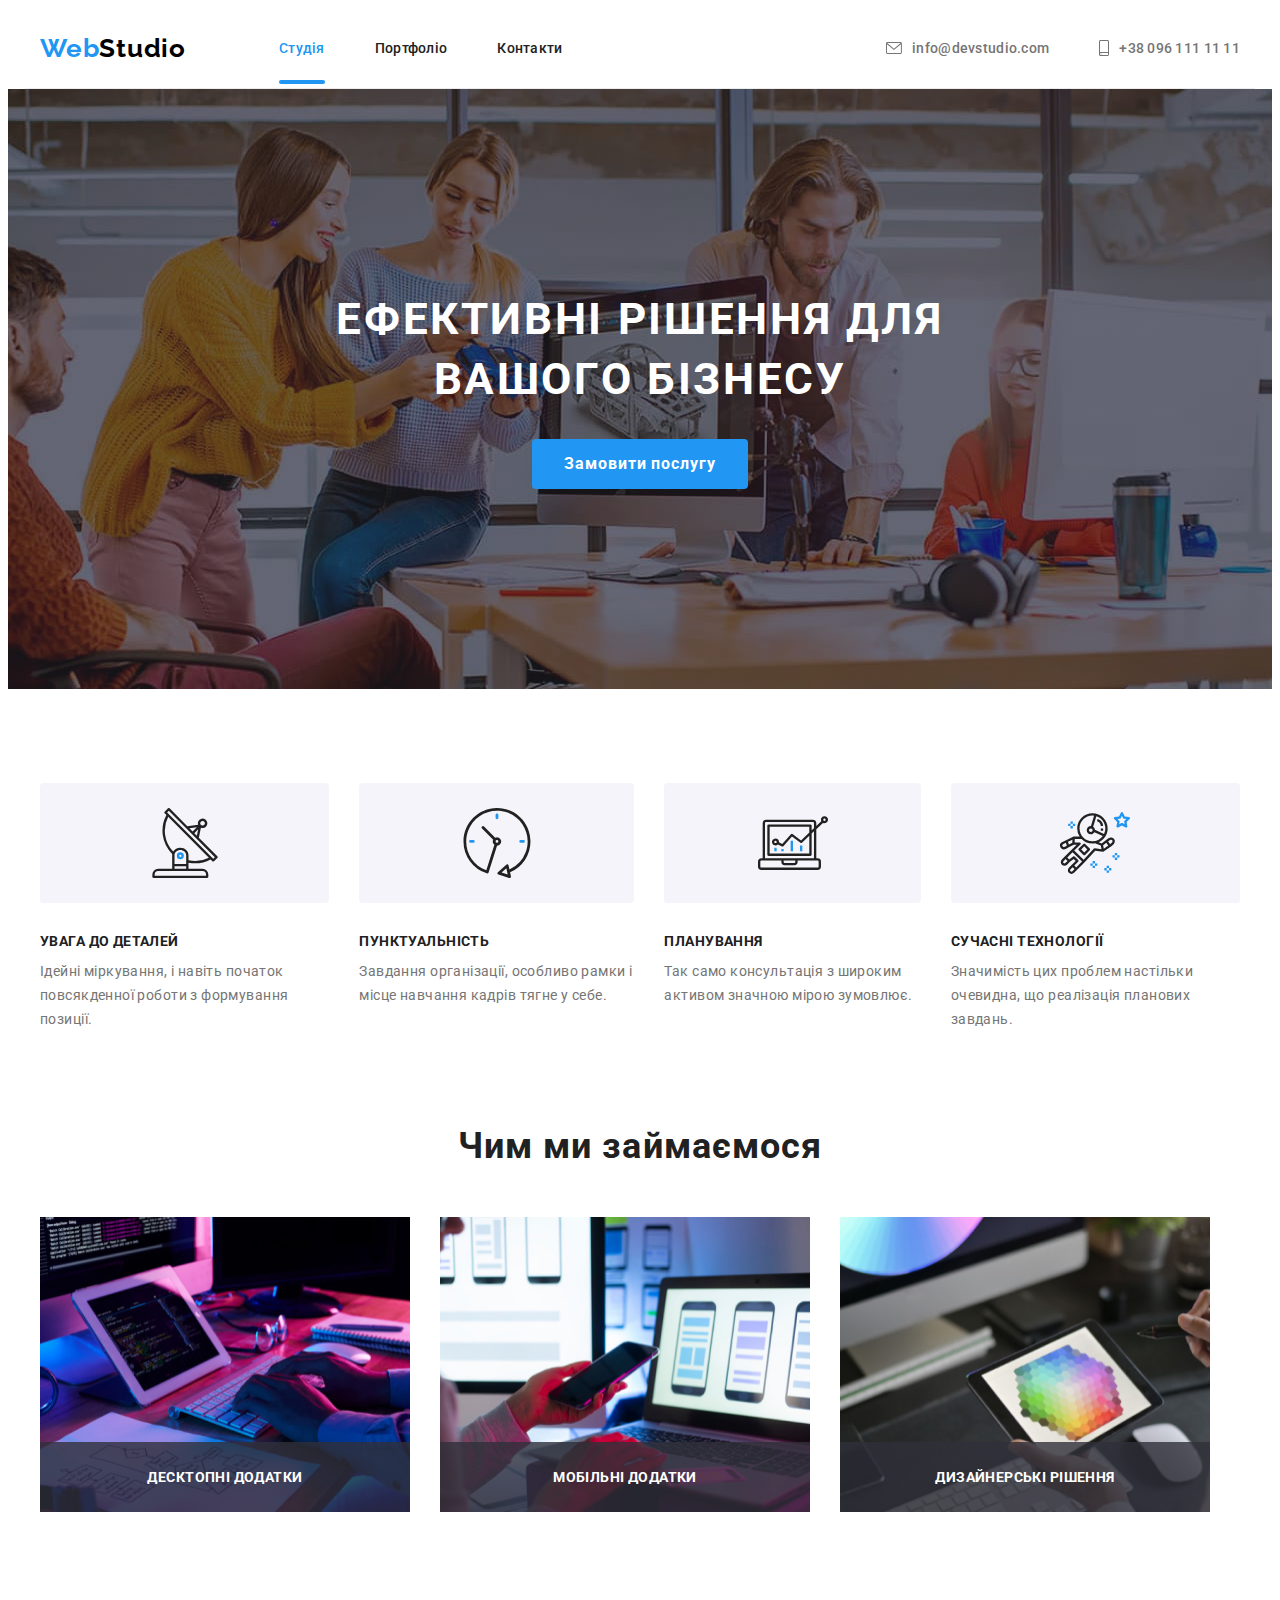
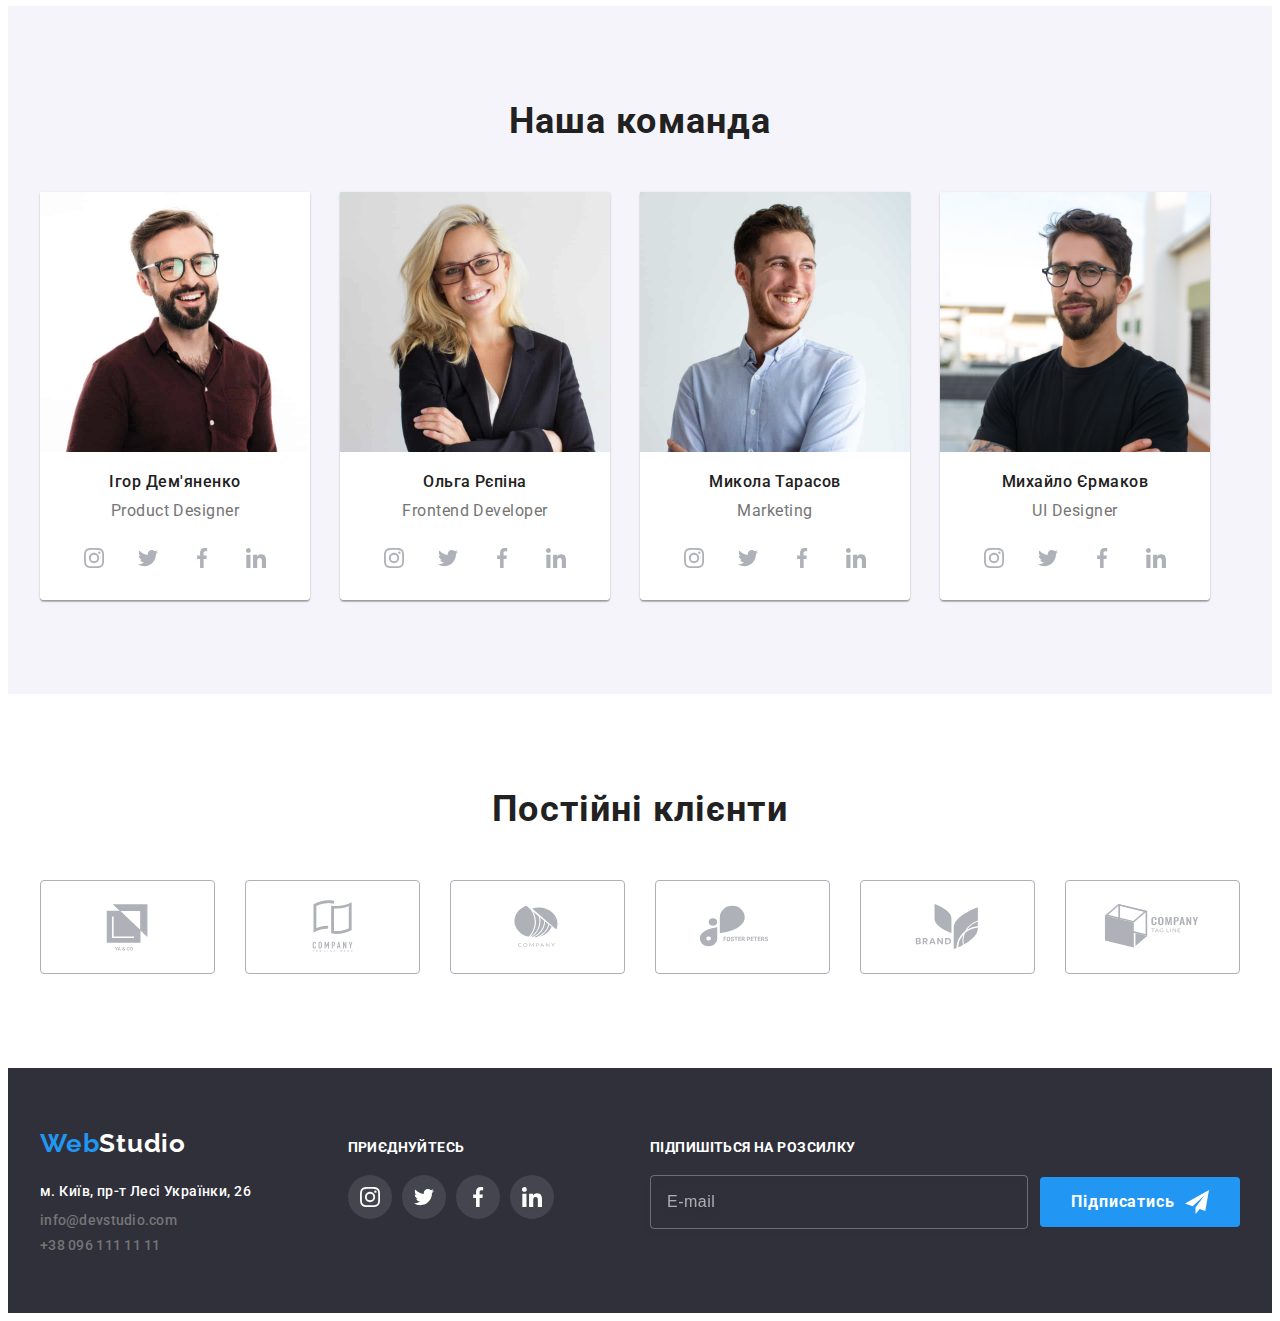
<file: index.html>
<!DOCTYPE html>
<html lang="uk">
  <head>
    <meta charset="UTF-8" />
    <meta http-equiv="X-UA-Compatible" content="IE=edge" />
    <meta name="viewport" content="width=device-width, initial-scale=1.0" />
    <title>Web Studio</title>
    <!-- Fonts -->
    <link rel="preconnect" href="https://fonts.googleapis.com" />
    <link rel="preconnect" href="https://fonts.gstatic.com" crossorigin />
    <link
      href="https://fonts.googleapis.com/css2?family=Raleway:wght@700&family=Roboto:wght@400;500;700;900&display=swap"
      rel="stylesheet"
    />
    <!-- Modern-normalize -->
    <link
      rel="stylesheet"
      href="https://cdnjs.cloudflare.com/ajax/libs/modern-normalize/1.1.0/modern-normalize.min.css"
      integrity="sha512-wpPYUAdjBVSE4KJnH1VR1HeZfpl1ub8YT/NKx4PuQ5NmX2tKuGu6U/JRp5y+Y8XG2tV+wKQpNHVUX03MfMFn9Q=="
      crossorigin="anonymous"
      referrerpolicy="no-referrer"
    />
    <!-- Custom styles -->
    <link rel="stylesheet" href="./css/styles.css" />
  </head>
  <body class="page">
    <!--Стрічка навігації-->

    <header class="header">
      <div class="container header-container">
        <a class="link header-link" href="./index.html"
          ><span class="logo-first-color">Web</span><span class="logo-second-color">Studio</span>
        </a>
        <nav class="main-nav">
          <ul class="list header-nav-list">
            <li class="list-item">
              <a class="link current" href="./index.html">Студія</a>
            </li>
            <li class="list-item">
              <a class="link" href="./portfolio.html">Портфоліо</a>
            </li>
            <li class="list-item">
              <a class="link contacts" href="./index.html">Контакти</a>
            </li>
          </ul>
        </nav>
        <ul class="list header-list">
          <li>
            <a class="address-link" href="mailto:info@devstudio.com">
              <svg class="contacts-icon" width="16" height="12">
                <use href="./imeges/icons.svg#icon-envelope"></use>
              </svg>
              info@devstudio.com</a
            >
          </li>
          <li>
            <a class="address-link" href="tel:+380961111111">
              <svg class="contacts-icon" width="10" height="16">
                <use href="./imeges/icons.svg#icon-smartphone"></use>
              </svg>
              +38 096 111 11 11</a
            >
          </li>
        </ul>
      </div>
    </header>

    <main>
      <section class="section hero">
        <div class="container">
          <h1 class="hero-title">Ефективні рішення для вашого бізнесу</h1>
          <button class="hero-btn" type="button" data-modal-open>Замовити послугу</button>
        </div>
      </section>

      <!--Переваги компанії-->

      <section class="section about">
        <div class="container">
          <h2 class="about-title">Переваги компанії</h2>
          <ul class="list container-about">
            <li class="about-item">
              <div class="about-block">
                <svg class="about-icon" width="70" height="70">
                  <use href="./imeges/icons.svg#icon-antenna"></use>
                </svg>
              </div>
              <h3 class="about-preference">Увага до деталей</h3>
              <p class="about-txt"
                >Ідейні міркування, і навіть початок повсякденної роботи з формування позиції.</p
              >
            </li>
            <li class="about-item">
              <div class="about-block">
                <svg class="about-icon" width="70" height="70">
                  <use href="./imeges/icons.svg#icon-clock"></use>
                </svg>
              </div>
              <h3 class="about-preference">Пунктуальність</h3>
              <p class="about-txt"
                >Завдання організації, особливо рамки і місце навчання кадрів тягне у себе.</p
              >
            </li>
            <li class="about-item">
              <div class="about-block">
                <svg class="about-icon" width="70" height="70">
                  <use href="./imeges/icons.svg#icon-diagram"></use>
                </svg>
              </div>
              <h3 class="about-preference">Планування</h3>
              <p class="about-txt"
                >Так само консультація з широким активом значною мірою зумовлює.</p
              >
            </li>
            <li class="about-item">
              <div class="about-block">
                <svg class="about-icon" width="70" height="70">
                  <use href="./imeges/icons.svg#icon-astronaut"></use>
                </svg>
              </div>
              <h3 class="about-preference">Сучасні технології</h3>
              <p class="about-txt"
                >Значимість цих проблем настільки очевидна, що реалізація планових завдань.</p
              >
            </li>
          </ul>
        </div>
      </section>

      <!--Діяльність компанії-->

      <section class="section activity">
        <div class="container">
          <h2 class="activity-title">Чим ми займаємося</h2>
          <ul class="list container-activity">
            <li class="activity-item">
              <div class="act-thumb">
                <img
                  class="activity-img"
                  src="./imeges/company-activity/img.jpg"
                  alt="image-programer"
                  width="370"
                  height="295"
                />
                <div class="act-img-bloc">
                  <p class="act-img-title">Десктопні додатки</p>
                </div>
              </div>
            </li>
            <li class="activity-item">
              <div class="act-thumb">
                <img
                  class="activity-img"
                  src="./imeges/company-activity/img2.jpg"
                  alt="developing-application"
                  width="370"
                  height="295"
                />
                <div class="act-img-bloc">
                  <p class="act-img-title">Мобільні додатки</p>
                </div>
              </div>
            </li>
            <li class="activity-item">
              <div class="act-thumb">
                <img
                  class="activity-img"
                  src="./imeges/company-activity/img3.jpg"
                  alt="web-design"
                  width="370"
                  height="295"
                />
                <div class="act-img-bloc">
                  <p class="act-img-title">Дизайнерські рішення</p>
                </div>
              </div>
            </li>
          </ul>
        </div>
      </section>

      <!--Наша команда-->

      <section class="section team">
        <div class="container">
          <h2 class="team-title">Наша команда</h2>
          <ul class="list container-team">
            <li class="team-item">
              <img
                class="team-img"
                src="./imeges/our_team/img21.jpg"
                alt="igor_demjanenco"
                width="270"
                height="260"
              />
              <div class="team-card">
                <h3 class="team-expert">Ігор Дем'яненко</h3>
                <p class="team-profil">Product Designer</p>
                <ul class="social-list list">
                  <li class="social-item">
                    <a
                      class="social-link link"
                      href="https://www.instagram.com"
                      target="_blank"
                      rel="noopener noreferrer"
                      aria-label="Instagram"
                    >
                      <svg class="social-icon" width="20" height="20">
                        <use href="./imeges/icons.svg#icon-instagram"></use>
                      </svg>
                    </a>
                  </li>
                  <li class="social-item">
                    <a
                      class="social-link link"
                      href="https://twitter.com/"
                      target="_blank"
                      rel="noopener noreferrer"
                      aria-label="Instagram"
                    >
                      <svg class="social-icon" width="20" height="20">
                        <use href="./imeges/icons.svg#icon-twitter"></use>
                      </svg>
                    </a>
                  </li>
                  <li class="social-item">
                    <a
                      class="social-link link"
                      href="https://facebook.com/"
                      target="_blank"
                      rel="noopener noreferrer"
                      aria-label="Instagram"
                    >
                      <svg class="social-icon" width="20" height="20">
                        <use href="./imeges/icons.svg#icon-facebook"></use>
                      </svg>
                    </a>
                  </li>
                  <li class="social-item">
                    <a
                      class="social-link link"
                      href="https://www.linkedin.com"
                      target="_blank"
                      rel="noopener noreferrer"
                      aria-label="Instagram"
                    >
                      <svg class="social-icon" width="20" height="20">
                        <use href="./imeges/icons.svg#icon-linkedin"></use>
                      </svg>
                    </a>
                  </li>
                </ul>
              </div>
            </li>
            <li class="team-item">
              <img
                class="team-img"
                src="./imeges/our_team/img22.jpg"
                alt="olga_repina"
                width="270"
                height="260"
              />
              <div class="team-card">
                <h3 class="team-expert">Ольга Рєпіна</h3>
                <p class="team-profil">Frontend Developer</p>
                <ul class="social-list list">
                  <li class="social-item">
                    <a
                      class="social-link link"
                      href="https://www.instagram.com"
                      target="_blank"
                      rel="noopener noreferrer"
                      aria-label="Instagram"
                    >
                      <svg class="social-icon" width="20" height="20">
                        <use href="./imeges/icons.svg#icon-instagram"></use>
                      </svg>
                    </a>
                  </li>
                  <li class="social-item">
                    <a
                      class="social-link link"
                      href="https://twitter.com/"
                      target="_blank"
                      rel="noopener noreferrer"
                      aria-label="Instagram"
                    >
                      <svg class="social-icon" width="20" height="20">
                        <use href="./imeges/icons.svg#icon-twitter"></use>
                      </svg>
                    </a>
                  </li>
                  <li class="social-item">
                    <a
                      class="social-link link"
                      href="https://facebook.com/"
                      target="_blank"
                      rel="noopener noreferrer"
                      aria-label="Instagram"
                    >
                      <svg class="social-icon" width="20" height="20">
                        <use href="./imeges/icons.svg#icon-facebook"></use>
                      </svg>
                    </a>
                  </li>
                  <li class="social-item">
                    <a
                      class="social-link link"
                      href="https://www.linkedin.com"
                      target="_blank"
                      rel="noopener noreferrer"
                      aria-label="Instagram"
                    >
                      <svg class="social-icon" width="20" height="20">
                        <use href="./imeges/icons.svg#icon-linkedin"></use>
                      </svg>
                    </a>
                  </li>
                </ul>
              </div>
            </li>
            <li class="team-item">
              <img
                class="team-img"
                src="./imeges/our_team/img23.jpg"
                alt="mykola_tarasov"
                width="270"
                height="260"
              />
              <div class="team-card">
                <h3 class="team-expert">Микола Тарасов</h3>
                <p class="team-profil">Marketing</p>
                <ul class="social-list list">
                  <li class="social-item">
                    <a
                      class="social-link link"
                      href="https://www.instagram.com"
                      target="_blank"
                      rel="noopener noreferrer"
                      aria-label="Instagram"
                    >
                      <svg class="social-icon" width="20" height="20">
                        <use href="./imeges/icons.svg#icon-instagram"></use>
                      </svg>
                    </a>
                  </li>
                  <li class="social-item">
                    <a
                      class="social-link link"
                      href="https://twitter.com/"
                      target="_blank"
                      rel="noopener noreferrer"
                      aria-label="Instagram"
                    >
                      <svg class="social-icon" width="20" height="20">
                        <use href="./imeges/icons.svg#icon-twitter"></use>
                      </svg>
                    </a>
                  </li>
                  <li class="social-item">
                    <a
                      class="social-link link"
                      href="https://facebook.com/"
                      target="_blank"
                      rel="noopener noreferrer"
                      aria-label="Instagram"
                    >
                      <svg class="social-icon" width="20" height="20">
                        <use href="./imeges/icons.svg#icon-facebook"></use>
                      </svg>
                    </a>
                  </li>
                  <li class="social-item">
                    <a
                      class="social-link link"
                      href="https://www.linkedin.com"
                      target="_blank"
                      rel="noopener noreferrer"
                      aria-label="Instagram"
                    >
                      <svg class="social-icon" width="20" height="20">
                        <use href="./imeges/icons.svg#icon-linkedin"></use>
                      </svg>
                    </a>
                  </li>
                </ul>
              </div>
            </li>
            <li class="team-item">
              <img
                class="team-img"
                src="./imeges/our_team/img24.jpg"
                alt="mykhailo_ermakov"
                width="270"
                height="260"
              />
              <div class="team-card">
                <h3 class="team-expert">Михайло Єрмаков</h3>
                <p class="team-profil">UI Designer</p>
                <ul class="social-list list">
                  <li class="social-item">
                    <a
                      class="social-link link"
                      href="https://www.instagram.com"
                      target="_blank"
                      rel="noopener noreferrer"
                      aria-label="Instagram"
                    >
                      <svg class="social-icon" width="20" height="20">
                        <use href="./imeges/icons.svg#icon-instagram"></use>
                      </svg>
                    </a>
                  </li>
                  <li class="social-item">
                    <a
                      class="social-link link"
                      href="https://twitter.com/"
                      target="_blank"
                      rel="noopener noreferrer"
                      aria-label="Instagram"
                    >
                      <svg class="social-icon" width="20" height="20">
                        <use href="./imeges/icons.svg#icon-twitter"></use>
                      </svg>
                    </a>
                  </li>
                  <li class="social-item">
                    <a
                      class="social-link link"
                      href="https://facebook.com/"
                      target="_blank"
                      rel="noopener noreferrer"
                      aria-label="Instagram"
                    >
                      <svg class="social-icon" width="20" height="20">
                        <use href="./imeges/icons.svg#icon-facebook"></use>
                      </svg>
                    </a>
                  </li>
                  <li class="social-item">
                    <a
                      class="social-link link"
                      href="https://www.linkedin.com"
                      target="_blank"
                      rel="noopener noreferrer"
                      aria-label="Instagram"
                    >
                      <svg class="social-icon" width="20" height="20">
                        <use href="./imeges/icons.svg#icon-linkedin"></use>
                      </svg>
                    </a>
                  </li>
                </ul>
              </div>
            </li>
          </ul>
        </div>
      </section>

      <!--Клієнти компанії-->
      <section class="section client">
        <div class="container">
          <h2 class="client-title">Постійні клієнти</h2>
          <ul class="list clients-list">
            <li class="client-item">
              <a class="link client-link" href="">
                <svg class="client-icon" width="106" height="60">
                  <use href="./imeges/icons.svg#icon-Logo"></use>
                </svg>
              </a>
            </li>
            <li class="client-item">
              <a class="link client-link" href="">
                <svg class="client-icon" width="106" height="60">
                  <use href="./imeges/icons.svg#icon-Logo-1"></use>
                </svg>
              </a>
            </li>
            <li class="client-item">
              <a class="link client-link" href="">
                <svg class="client-icon" width="106" height="60">
                  <use href="./imeges/icons.svg#icon-Logo-2"></use>
                </svg>
              </a>
            </li>
            <li class="client-item">
              <a class="link client-link" href="">
                <svg class="client-icon" width="106" height="60">
                  <use href="./imeges/icons.svg#icon-Logo-3"></use>
                </svg>
              </a>
            </li>
            <li class="client-item">
              <a class="link client-link" href="">
                <svg class="client-icon" width="106" height="60">
                  <use href="./imeges/icons.svg#icon-Logo-4"></use>
                </svg>
              </a>
            </li>
            <li class="client-item">
              <a class="link client-link" href="">
                <svg class="client-icon" width="106" height="60">
                  <use href="./imeges/icons.svg#icon-Logo-5"></use>
                </svg>
              </a>
            </li>
          </ul>
        </div>
      </section>
    </main>

    <!--Нижній блок-->

    <footer class="footer">
      <div class="container footer-info">
        <div class="first-column">
          <a class="link" href="./index.html"
            ><span class="logo-first-color">Web</span
            ><span class="logo-sec-col-footer">Studio</span></a
          >
          <address class="container-address" style="font-style: normal">
            <ul class="list">
              <li class="address-link">
                <a
                  class="link address"
                  href="https://goo.gl/maps/CPtrU1FHBa2aNyZL9"
                  target="_blank"
                  rel="noopener noreferrer"
                  >м. Київ, пр-т Лесі Українки, 26</a
                >
              </li>
              <li class="address-item">
                <a class="address-link" href="mailto:info@devstudio.com">info@devstudio.com</a>
              </li>
              <li class="address-item">
                <a class="address-link" href="tel:+380961111111">+38 096 111 11 11</a>
              </li>
            </ul>
          </address>
        </div>
        <div class="social-icons-footer">
          <p class="under-social-icons">Приєднуйтесь</p>
          <ul class="ft-social-list list">
            <li class="ft-social-item">
              <a
                class="ft-social-link link"
                href="https://www.instagram.com"
                target="_blank"
                rel="noopener noreferrer"
                aria-label="Instagram"
              >
                <svg class="ft-social-icon" width="20" height="20">
                  <use href="./imeges/icons.svg#icon-instagram"></use>
                </svg>
              </a>
            </li>
            <li class="social-item">
              <a
                class="ft-social-link link"
                href="https://twitter.com/"
                target="_blank"
                rel="noopener noreferrer"
                aria-label="Instagram"
              >
                <svg class="ft-social-icon" width="20" height="20">
                  <use href="./imeges/icons.svg#icon-twitter"></use>
                </svg>
              </a>
            </li>
            <li class="social-item">
              <a
                class="ft-social-link link"
                href="https://facebook.com/"
                target="_blank"
                rel="noopener noreferrer"
                aria-label="Instagram"
              >
                <svg class="ft-social-icon" width="20" height="20">
                  <use href="./imeges/icons.svg#icon-facebook"></use>
                </svg>
              </a>
            </li>
            <li class="social-item">
              <a
                class="ft-social-link link"
                href="https://www.linkedin.com"
                target="_blank"
                rel="noopener noreferrer"
                aria-label="Instagram"
              >
                <svg class="ft-social-icon" width="20" height="20">
                  <use href="./imeges/icons.svg#icon-linkedin"></use>
                </svg>
              </a>
            </li>
          </ul>
        </div>
        <div>
           <p class="ft-email-title">Підпишіться на розсилку</p>
          <div class="email-form-ft">
            <label class="ft-form-email">
              <input class="ft-email" type="email" name="user-mail" required placeholder="E-mail" />
            </label>
            <button class="ft-btn-send" type="submit">
              Підписатись
              <svg class="ft-send-icon" width="24" height="24">
                <use href="./imeges/icons.svg#icon-send"></use>
              </svg>
            </button>
          </div>
        </div>
      </div>
    </footer>

    <!--Modal window-->
    <div class="beckdrop is-hidden" data-modal>
      <div class="modal">
        <button class="modal-btn" type="button" data-modal-close>
          <svg class="icon-close" width="18" height="18">
            <use href="./imeges/icons.svg#icon-close"></use>
          </svg>
        </button>
        <strong class="register-form-title">Залиште свої дані, ми вам передзвонимо</strong>
        <form class="register-form" name="register-form">
          <div class="register-form-group" role="group">
            <label class="register-form-field">
              <span class="register-form-label">Ім'я</span>
              <input
                class="register-form-input"
                type="text"
                name="user-name"
                required
                minlength="3"
                placeholder="&nbsp;"
              />
              <svg class="register-form-icon" width="18" height="18">
                <use href="./imeges/icons.svg#icon-person-form"></use>
              </svg>
            </label>

            <label class="register-form-field">
              <span class="register-form-label">Телефон</span>
              <input
                class="register-form-input"
                type="text"
                name="user-phone"
                required
                minlength="12"
                maxlength="12"
                placeholder="&nbsp;"
              />
              <svg class="register-form-icon" width="18" height="18">
                <use href="./imeges/icons.svg#icon-phone-form"></use>
              </svg>
            </label>

            <label class="register-form-field">
              <span class="register-form-label">Пошта</span>
              <input
                class="register-form-input"
                type="email"
                name="user-mail"
                required
                placeholder="&nbsp;"
              />
              <svg class="register-form-icon" width="18" height="18">
                <use href="./imeges/icons.svg#icon-email-form"></use>
              </svg>
            </label>

            <label class="register-form-field">
              <span class="register-form-label">Коментар</span>
              <textarea
                class="register-form-message"
                name="user-message"
                rows="5"
                placeholder="Введіть текст"
              ></textarea>
            </label>
          </div>

          <label class="register-form-agreement">
            <input
              class="register-form-checkbox visually-hidden"
              type="checkbox"
              name="user-agreement"
            />
            <svg class="register-form-icons" width="16" height="15">
              <use class="icon-checked" href="./imeges/icons.svg#icon-check-on"></use>
              <use class="icon-unchecked" href="./imeges/icons.svg#icon-check-off"></use>
            </svg>
            <span class="register-form-desc">
              Погоджуюся з розсилкою та приймаю
              <a class="register-form-link" href="" target="_blank">Умови договору</a>
            </span>
          </label>

          <button class="register-form-btn btn" type="submit">Відправити</button>
        </form>
      </div>
    </div>
    <script src="./js/modal.js"></script>
  </body>
</html>
</file>
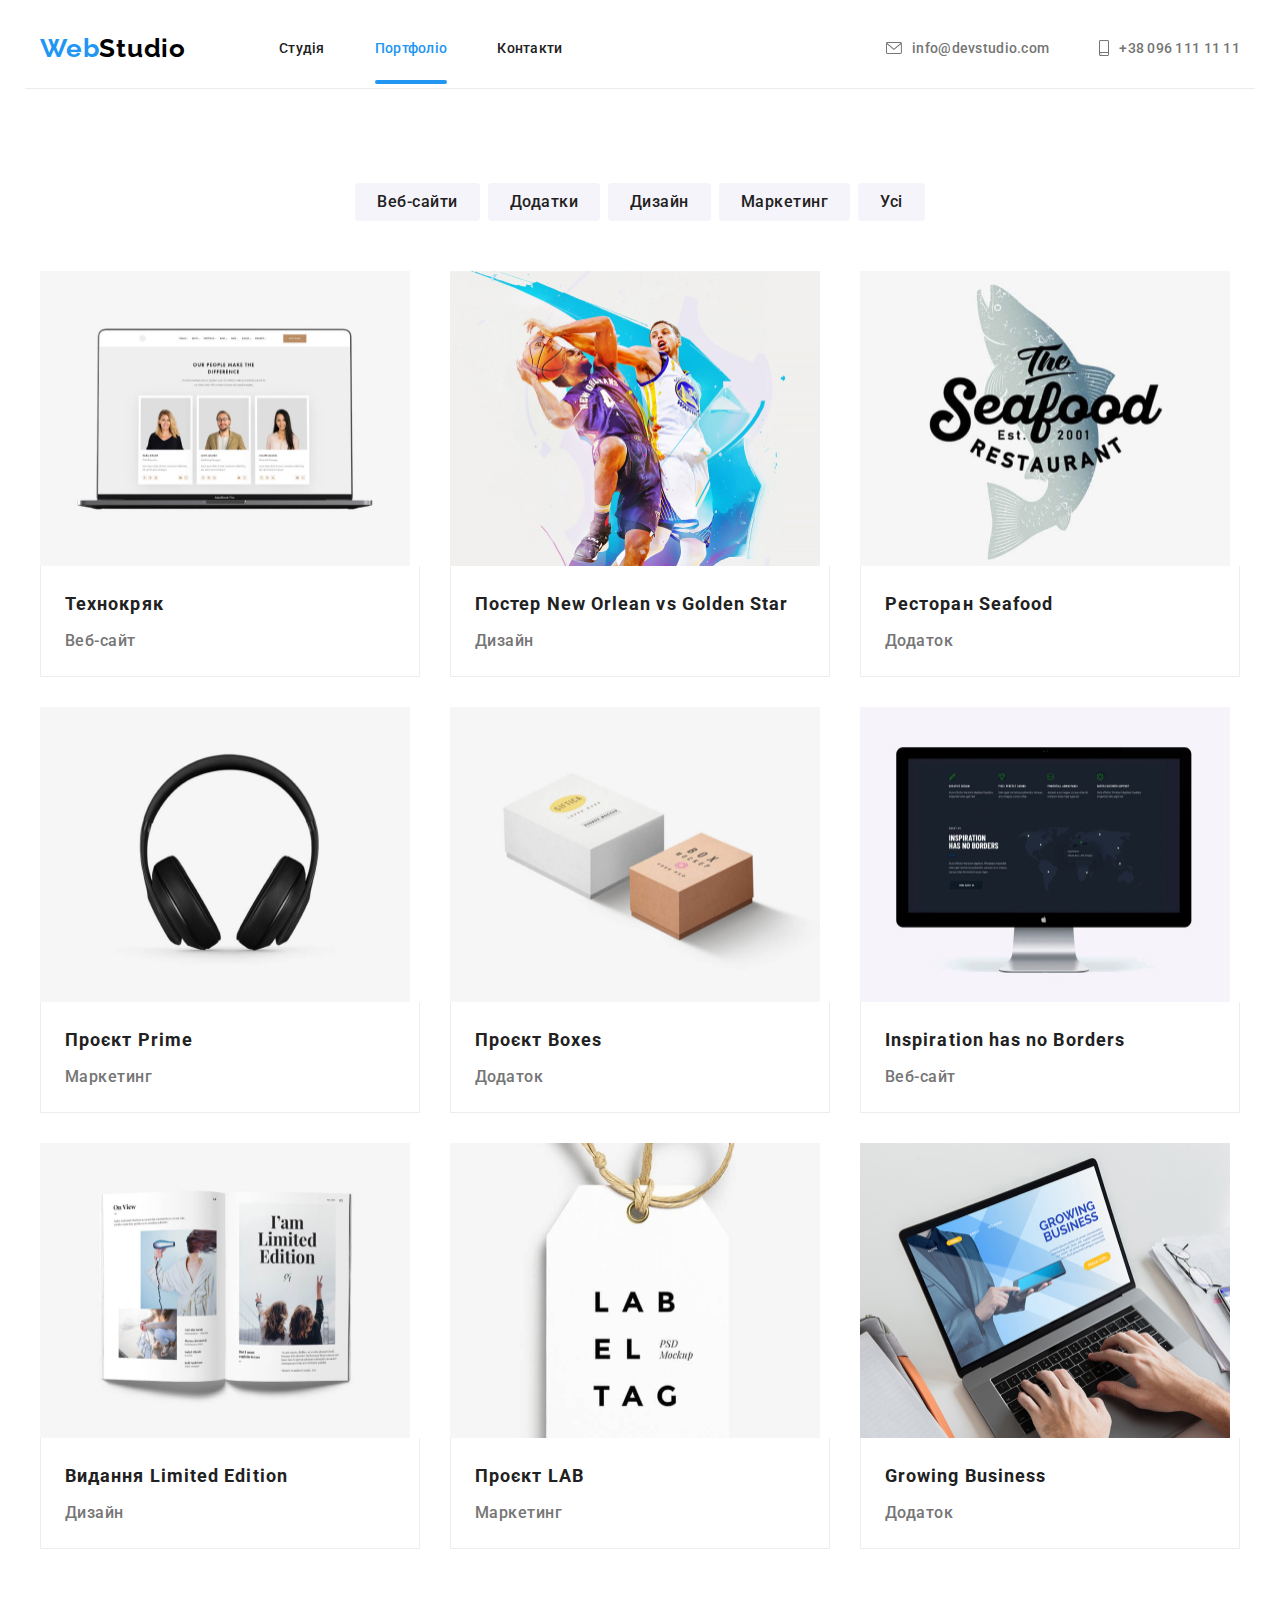
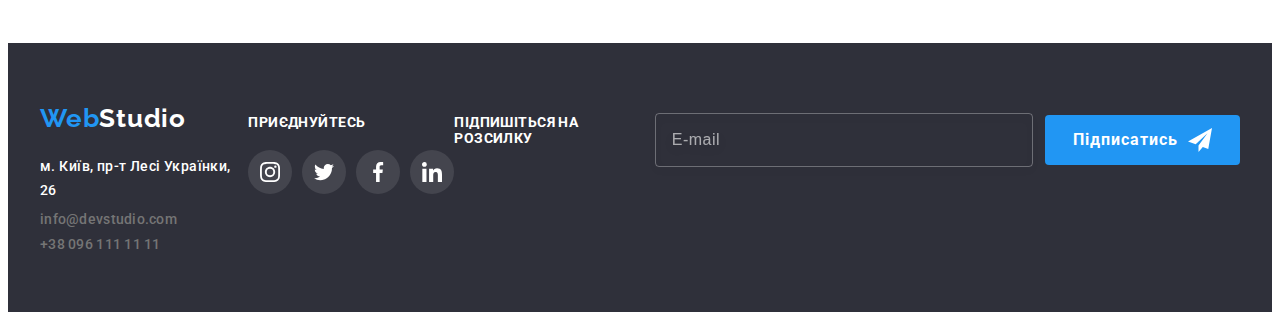
<file: portfolio.html>
<!DOCTYPE html>
<html lang="uk">
  <head>
    <meta charset="UTF-8" />
    <meta http-equiv="X-UA-Compatible" content="IE=edge" />
    <meta name="viewport" content="width=device-width, initial-scale=1.0" />
    <title>Poкtfolio</title>
    <!-- Fonts -->
    <link rel="preconnect" href="https://fonts.googleapis.com" />
    <link rel="preconnect" href="https://fonts.gstatic.com" crossorigin />
    <link
      href="https://fonts.googleapis.com/css2?family=Raleway:wght@700&family=Roboto:wght@400;500;700;900&display=swap"
      rel="stylesheet"
    />
    <!-- Modern-normalize -->
    <link
      rel="stylesheet"
      href="https://cdnjs.cloudflare.com/ajax/libs/modern-normalize/1.1.0/modern-normalize.min.css"
      integrity="sha512-wpPYUAdjBVSE4KJnH1VR1HeZfpl1ub8YT/NKx4PuQ5NmX2tKuGu6U/JRp5y+Y8XG2tV+wKQpNHVUX03MfMFn9Q=="
      crossorigin="anonymous"
      referrerpolicy="no-referrer"
    />
    <!-- Custom styles -->
    <link rel="stylesheet" href="./css/styles.css" />
  </head>
  <body class="page">
    <header class="header">
      <div class="container header-container">
        <a class="link header-link" href="./index.html"
          ><span class="logo-first-color">Web</span><span class="logo-second-color">Studio</span>
        </a>
        <nav class="main-nav">
          <ul class="list header-nav-list">
            <li class="list-item">
              <a class="link" href="./index.html">Студія</a>
            </li>
            <li class="list-item">
              <a class="link current" href="./portfolio.html">Портфоліо</a>
            </li>
            <li class="list-item">
              <a class="link contacts" href="./index.html">Контакти</a>
            </li>
          </ul>
        </nav>
        <ul class="list header-list">
          <li>
            <a class="address-link" href="mailto:info@devstudio.com">
              <svg class="contacts-icon" width="16" height="12">
                <use href="./imeges/icons.svg#icon-envelope"></use>
              </svg>
              info@devstudio.com</a
            >
          </li>
          <li>
            <a class="address-link" href="tel:+380961111111">
              <svg class="contacts-icon" width="10" height="16">
                <use href="./imeges/icons.svg#icon-smartphone"></use>
              </svg>
              +38 096 111 11 11</a
            >
          </li>
        </ul>
      </div>
    </header>
    <main>
      <!--title section-->
      <section class="section projects">
        <div class="container">
          <h1 class="filtrs-title">Projects</h1>
          <ul class="list container-filtrs">
            <li class="filtrs-item">
              <button class="filtrs-btn" type="button">Веб-сайти</button>
            </li>
            <li class="filtrs-item">
              <button class="filtrs-btn" type="button">Додатки</button>
            </li>
            <li class="filtrs-item">
              <button class="filtrs-btn" type="button">Дизайн</button>
            </li>
            <li class="filtrs-item">
              <button class="filtrs-btn" type="button">Маркетинг</button>
            </li>
            <li class="filtrs-item">
              <button class="filtrs-btn" type="button">Усі</button>
            </li>
          </ul>
          <ul class="list container-project">
            <li class="project-item">
              <a class="link project-link" href="./portfolio.html">
                <div class="project-thumb">
                  <img
                  class="project-img"
                  src="./imeges/portfolio/img1.jpg"
                  alt=""
                  width="370"
                  height="295"
                  />
                  <div class="overlay">
                    <p class="overlay-desc">
                      Ресурс пропонує комплексні пропозиції з різним рівнем функціоналу та сервісів. 
                      Все це дозволить відвідувачу отримати вичерпні відомості про компанію чи приватну особу.
                    </p>
                  </div>
                  </div>
                <div class="under-img">
                  <h2 class="project-name">Технокряк</h2>
                  <p class="project-filtr">Веб-сайт</p>
                </div>
              </a>
            </li>
            <li class="project-item">
              <a class="link project-link" href="./portfolio.html">
                <div class="project-thumb">
                <img
                  class="project-img"
                  src="./imeges/portfolio/img2.jpg"
                  alt=""
                  width="370"
                  height="295"
                />
                <div class="overlay">
                  <p class="overlay-desc">
                    Ресурс пропонує комплексні пропозиції з різним рівнем функціоналу та сервісів. 
                    Все це дозволить відвідувачу отримати вичерпні відомості про компанію чи приватну особу.
                  </p>
                </div>
               </div>
                <div class="under-img">
                  <h2 class="project-name">Постер New Orlean vs Golden Star</h2>
                  <p class="project-filtr">Дизайн</p>
                </div>
              </a>
            </li>
            <li class="project-item">
              <a class="link project-link" href="./portfolio.html">
                <div class="project-thumb">
                <img
                  class="project-img"
                  src="./imeges/portfolio/img3.jpg"
                  alt=""
                  width="370"
                  height="295"
                />
                <div class="overlay">
                  <p class="overlay-desc">
                    Ресурс пропонує комплексні пропозиції з різним рівнем функціоналу та сервісів. 
                    Все це дозволить відвідувачу отримати вичерпні відомості про компанію чи приватну особу.
                  </p>
                </div>
              </div>
                <div class="under-img">
                  <h2 class="project-name">Ресторан Seafood</h2>
                  <p class="project-filtr">Додаток</p>
                </div>
              </a>
            </li>
            <li class="project-item">
              <a class="link project-link" href="./portfolio.html">
                <div class="project-thumb">
                <img
                  class="project-img"
                  src="./imeges/portfolio/img4.jpg"
                  alt=""
                  width="370"
                  height="295"
                />
                <div class="overlay">
                  <p class="overlay-desc">
                    Ресурс пропонує комплексні пропозиції з різним рівнем функціоналу та сервісів. 
                    Все це дозволить відвідувачу отримати вичерпні відомості про компанію чи приватну особу.
                  </p>
                </div>
              </div>
                <div class="under-img">
                  <h2 class="project-name">Проєкт Prime</h2>
                  <p class="project-filtr">Маркетинг</p>
                </div>
              </a>
            </li>
            <li class="project-item">
              <a class="link project-link" href="./portfolio.html">
                <div class="project-thumb">
                <img
                  class="project-img"
                  src="./imeges/portfolio/img5.jpg"
                  alt=""
                  width="370"
                  height="295"
                />
                <div class="overlay">
                  <p class="overlay-desc">
                    Ресурс пропонує комплексні пропозиції з різним рівнем функціоналу та сервісів. 
                    Все це дозволить відвідувачу отримати вичерпні відомості про компанію чи приватну особу.
                  </p>
                </div>
              </div>
                <div class="under-img">
                  <h2 class="project-name">Проєкт Boxes</h2>
                  <p class="project-filtr">Додаток</p>
                </div>
              </a>
            </li>
            <li class="project-item">
              <a class="link project-link" href="./portfolio.html">
                <div class="project-thumb">
                <img
                  class="project-img"
                  src="./imeges/portfolio/img6.jpg"
                  alt=""
                  width="370"
                  height="295"
                />
                <div class="overlay">
                  <p class="overlay-desc">
                    Ресурс пропонує комплексні пропозиції з різним рівнем функціоналу та сервісів. 
                    Все це дозволить відвідувачу отримати вичерпні відомості про компанію чи приватну особу.
                  </p>
                </div>
              </div>
                <div class="under-img">
                  <h2 class="project-name">Inspiration has no Borders</h2>
                  <p class="project-filtr">Веб-сайт</p>
                </div>
              </a>
            </li>
            <li class="project-item">
              <a class="link project-link" href="./portfolio.html">
                <div class="project-thumb">
                <img
                  class="project-img"
                  src="./imeges/portfolio/img7.jpg"
                  alt=""
                  width="370"
                  height="295"
                />
                <div class="overlay">
                  <p class="overlay-desc">
                    Ресурс пропонує комплексні пропозиції з різним рівнем функціоналу та сервісів. 
                    Все це дозволить відвідувачу отримати вичерпні відомості про компанію чи приватну особу.
                  </p>
                </div>
              </div>
                <div class="under-img">
                  <h2 class="project-name">Видання Limited Edition</h2>
                  <p class="project-filtr">Дизайн</p>
                </div>
              </a>
            </li>
            <li class="project-item">
              <a class="link project-link" href="./portfolio.html">
                <div class="project-thumb">
                <img
                  class="project-img"
                  src="./imeges/portfolio/img8.jpg"
                  alt=""
                  width="370"
                  height="295"
                />
                <div class="overlay">
                  <p class="overlay-desc">
                    Ресурс пропонує комплексні пропозиції з різним рівнем функціоналу та сервісів. 
                    Все це дозволить відвідувачу отримати вичерпні відомості про компанію чи приватну особу.
                  </p>
                </div>
              </div>
                <div class="under-img">
                  <h2 class="project-name">Проєкт LAB</h2>
                  <p class="project-filtr">Маркетинг</p>
                </div>
              </a>
            </li>
            <li class="project-item">
              <a class="link project-link" href="./portfolio.html">
                <div class="project-thumb">
                <img
                  class="project-img"
                  src="./imeges/portfolio/img9.jpg"
                  alt=""
                  width="370"
                  height="295"
                />
                <div class="overlay">
                  <p class="overlay-desc">
                    Ресурс пропонує комплексні пропозиції з різним рівнем функціоналу та сервісів. 
                    Все це дозволить відвідувачу отримати вичерпні відомості про компанію чи приватну особу.
                  </p>
                </div>
              </div>
                <div class="under-img">
                  <h2 class="project-name">Growing Business</h2>
                  <p class="project-filtr">Додаток</p>
                </div>
              </a>
            </li>
          </ul>
        </div>
      </section>
    </main>

    <!--Нижній блок-->
    
    <footer class="footer">
      <div class="container footer-info">
        <div class="first-column">
          <a class="link" href="./index.html"
            ><span class="logo-first-color">Web</span
            ><span class="logo-sec-col-footer">Studio</span></a
          >
          <address class="container-address" style="font-style: normal">
            <ul class="list">
              <li class="address-link">
                <a
                  class="link address"
                  href="https://goo.gl/maps/CPtrU1FHBa2aNyZL9"
                  target="_blank"
                  rel="noopener noreferrer"
                  >м. Київ, пр-т Лесі Українки, 26</a
                >
              </li>
              <li class="address-item">
                <a class="address-link" href="mailto:info@devstudio.com">info@devstudio.com</a>
              </li>
              <li class="address-item">
                <a class="address-link" href="tel:+380961111111">+38 096 111 11 11</a>
              </li>
            </ul>
          </address>
        </div>
        <div class="social-icons-footer">
          <h3 class="under-social-icons">Приєднуйтесь</h3>
          <ul class="ft-social-list list">
            <li class="ft-social-item">
              <a
                class="ft-social-link link"
                href="https://www.instagram.com"
                target="_blank"
                rel="noopener noreferrer"
                aria-label="Instagram"
              >
                <svg class="ft-social-icon" width="20" height="20">
                  <use href="./imeges/icons.svg#icon-instagram"></use>
                </svg>
              </a>
            </li>
            <li class="social-item">
              <a
                class="ft-social-link link"
                href="https://twitter.com/"
                target="_blank"
                rel="noopener noreferrer"
                aria-label="Instagram"
              >
                <svg class="ft-social-icon" width="20" height="20">
                  <use href="./imeges/icons.svg#icon-twitter"></use>
                </svg>
              </a>
            </li>
            <li class="social-item">
              <a
                class="ft-social-link link"
                href="https://facebook.com/"
                target="_blank"
                rel="noopener noreferrer"
                aria-label="Instagram"
              >
                <svg class="ft-social-icon" width="20" height="20">
                  <use href="./imeges/icons.svg#icon-facebook"></use>
                </svg>
              </a>
            </li>
            <li class="social-item">
              <a
                class="ft-social-link link"
                href="https://www.linkedin.com"
                target="_blank"
                rel="noopener noreferrer"
                aria-label="Instagram"
              >
                <svg class="ft-social-icon" width="20" height="20">
                  <use href="./imeges/icons.svg#icon-linkedin"></use>
                </svg>
              </a>
            </li>
          </ul>
        </div>
        <div class="email-form-ft">
          <h3 class="ft-email-title">Підпишіться на розсилку</h3>
          <label class="ft-form-email">
            <input class="ft-email" type="email" name="user-mail" required placeholder="E-mail" />
          </label>
          <button class="ft-btn-send" type="submit">
            Підписатись
            <svg class="ft-send-icon" width="24" height="24">
              <use href="./imeges/icons.svg#icon-send"></use>
            </svg>
          </button>
        </div>
      </div>
    </footer>
  </body>
</html>
</file>
<file: css/styles.css>
:root {
  /* Fonts */
  --main-font: 'Roboto', sans-serif;
  --secondary-font: 'Raleway', sans-serif;

  /* colors */
  --main-txt-cl: #212121;
  --light-txt-cl: #757575;
  --other-txt-cl: #ffffff;
  --accent-txt-cl: #2196f3;
  --gray-icon-cl: #afb1b8;

  /* Others */
  --anim-hover: 250ms cubic-bezier(0.4, 0, 0.2, 1);
}

.page {
  font-family: var(--main-font);
  font-size: 14px;
  text-align: center;
  color: var(--main-txt-cl);
}

/* reset */
.link,
.address-link {
  text-decoration: none;
}
.list {
  list-style: none;
}

.section {
  padding-top: 94px;
  padding-bottom: 94px;
}

h1,
h2,
h3,
h4,
h5,
h6,
p {
  margin: 0;
}

img {
  display: block;
}

.link {
  text-decoration: none;
  color: currentColor;
}

.list {
  list-style: none;
  margin: 0;
  padding: 0;
}

.container {
  width: 1200px;
  padding-left: 15px;
  padding-right: 15px;
  margin-left: auto;
  margin-right: auto;
}

/**
    |============================
    | Header
    |============================
  */

.header {
  text-align: left;
}

.header-container {
  display: flex;
  border-bottom: 1px solid #ececec;
  align-items: center;
}
.logo-first-color,
.logo-second-color,
.logo-sec-col-footer {
  font-family: var(--secondary-font);
  font-style: normal;
  font-weight: 700;
  font-size: 26px;
  line-height: 31px;
  letter-spacing: 0.03em;
}

.logo-first-color {
  color: var(--accent-txt-cl);
}

.logo-second-color {
  color: #000000;
}

.main-nav {
  margin-left: 93px;
  padding-top: 32px;
  padding-bottom: 32px;
}

.header-nav-list {
  display: flex;
  gap: 50px;
}

.header-list {
  display: flex;
  padding-top: 32px;
  margin-left: auto;
  gap: 50px;
  padding-bottom: 32px;
}

.link,
.address-link {
  font-weight: 500;
  line-height: calc(16 / 14);
  letter-spacing: 0.02em;
  color: var(--main-txt-cl);
  transition: color var(--anim-hover);
}

.address-link {
  color: var(--light-txt-cl);
  display: flex;
  gap: 10px;
  align-items: center;
}

.link:hover,
.link:focus,
.current,
.link:focus,
.address-link:hover,
.address-link:focus {
  color: var(--accent-txt-cl);
}

.contacts-icon {
  fill: currentColor;
}

.current {
  position: relative;
}

.current::after {
  content: '';
  display: block;

  position: absolute;
  left: 0;
  bottom: -28px;

  width: 100%;
  height: 4px;
  border-radius: 2px;
  background-color: var(--accent-txt-cl);
}

/**
    |============================
    | Hero
    |============================
  */

.hero {
  max-width: 1600px;
  margin-left: auto;
  margin-right: auto;
  background-image: linear-gradient(to right, rgb(47, 48, 58, 0.4), rgba(47, 48, 58, 0.4)),
    url(../imeges/fon-img/Img.jpg);
  background-repeat: no-repeat;
  background-size: cover;
  background-position: center;

  background-color: #2f303a;
  padding-top: 200px;
  padding-bottom: 200px;
}

.hero-title {
  font-size: 44px;
  line-height: calc(60 / 44);
  letter-spacing: 0.06em;
  color: var(--other-txt-cl);
  text-transform: uppercase;
  margin-bottom: 30px;
  width: 696px;
  margin-left: auto;
  margin-right: auto;
}

.hero-btn {
  font-family: inherit;
  font-weight: 700;
  font-size: 16px;
  line-height: calc(30 / 16);
  letter-spacing: 0.06em;
  color: var(--other-txt-cl);
  background-color: var(--accent-txt-cl);
  cursor: pointer;
  border-radius: 4px;
  padding: 10px 32px;
  border: none;
  transition: background-color var(--anim-hover);
}

.hero-btn:hover,
.hero-btn:focus {
  background-color: #188ce8;
}

/**
    |============================
    | About
    |============================
  */
.about {
  text-align: left;
}

.container-about {
  display: flex;
  gap: 30px;
  
  
  
}

.about-item {
  flex-basis: calc((100%-90px) / 4);
}

.about-block {
  display: flex;
  background-color: #f5f4fa;
  height: 120px;
  align-items: center;
  justify-content: center;
  border-radius: 4px;
  margin-bottom: 30px;
}

.about-title {
  position: absolute;
  width: 1px;
  height: 1px;
  margin: -1px;
  border: 0;
  padding: 0;
  white-space: nowrap;
  clip-path: inset(100%);
  clip: rect(0 0 0 0);
}

.about-preference {
  font-weight: 700;
  font-size: 14px;
  line-height: calc(16 / 14);
  letter-spacing: 0.03em;
  text-transform: uppercase;
}

.about-txt {
  font-size: 14px;
  line-height: calc(24 / 14);
  letter-spacing: 0.03em;
  color: var(--light-txt-cl);
  margin-top: 10px;
}

/**
    |============================
    | Activity
    |============================
  */

.activity {
  padding-top: 0px;
}

.activity-title {
  font-weight: 700;
  font-size: 36px;
  line-height: calc(42 / 36);
  letter-spacing: 0.03em;
}

.container-activity {
  display: flex;
  gap: 30px;
  margin-top: 50px;
  padding-top: 0px;
}

.act-thumb {
  position: relative;
}

.act-img-bloc {
  position: absolute;
  bottom: 0;
  left: 0;

  width: 100%;
  height: 70px;
  background: rgba(47, 48, 58, 0.8);

  display: flex;
  align-items: center;
  justify-content: center;
}

.act-img-title {
  text-transform: uppercase;
  color: var(--other-txt-cl);
  font-weight: 700;
  line-height: calc(16 / 14);
  letter-spacing: 0.03em;
}

.act-img-title {
}

/**
    |============================
    | Team
    |============================
  */

.team {
  background-color: #f5f4fa;
}

.team-title {
  font-weight: 700;
  font-size: 36px;
  line-height: calc(42 / 36);
  letter-spacing: 0.03em;
}

.container-team {
  display: flex;
  margin-top: 50px;
  gap: 30px;
}

.team-card {
  padding-top: 20px;
  padding-bottom: 20px;
  background-color: var(--other-txt-cl);
  border-radius: 0px 0px 4px 4px;
}
.team-item {
  box-shadow: 0px 1px 3px rgba(0, 0, 0, 0.12), 0px 1px 1px rgba(0, 0, 0, 0.14),
    0px 2px 1px rgba(0, 0, 0, 0.2);
  border-radius: 0px 0px 4px 4px;
}

.team-expert {
  font-weight: 500;
  font-size: 16px;
  line-height: calc(19 / 16);
  letter-spacing: 0.03em;
  margin-bottom: 10px;
}

.team-profil {
  font-size: 16px;
  line-height: calc(19 / 16);
  letter-spacing: 0.03em;
  color: var(--light-txt-cl);
  margin-bottom: 16px;
}

.social-list {
  display: flex;
  gap: 10px;
  justify-content: center;
}

.social-link {
  display: flex;
  align-items: center;
  justify-content: center;
  width: 44px;
  height: 44px;
  background-color: var(--other-txt-cl);
  border-radius: 50%;
  color: var(--gray-icon-cl);
  transition: background-color var(--anim-hover), color var(--anim-hover);
}

.social-link:hover,
.social-link:focus {
  background-color: var(--accent-txt-cl);
  color: var(--other-txt-cl);
}

.social-icon {
  fill: currentColor;
}

/**
    |============================
    | Client
    |============================
  */

.client-title {
  font-weight: 700;
  font-size: 36px;
  line-height: calc(42 / 36);
  letter-spacing: 0.03em;
  margin-bottom: 50px;
}

.clients-list {
  display: flex;
  gap: 30px;
  justify-content: center;
}

.client-item {
  flex-basis: calc((100% - 150px) / 6);
}

.client-link {
  display: flex;
  align-items: center;
  justify-content: center;
  background-color: var(--other-txt-cl);
  color: var(--gray-icon-cl);
  height: 92px;
  border: 1px solid var(--gray-icon-cl);
  border-radius: 4px;
  transition: border-color var(--anim-hover), color var(--anim-hover);
}

.client-link:hover,
.client-link:focus {
  color: var(--accent-txt-cl);
  border-color: var(--accent-txt-cl);
}

.client-icon {
  fill: currentColor;
}

/**
    |============================
    | Footer
    |============================
  */

.footer {
  background-color: #2f303a;
  padding-top: 60px;
  padding-bottom: 60px;
}

.footer-info {
  display: flex;
  justify-content:space-between;
  align-items: baseline;
}

.footer,
.address {
  line-height: calc(24 / 14);
  letter-spacing: 0.03em;
  color: var(--other-txt-cl);
  text-align: left;
}

.container-address {
  margin-top: 20px;
}

.address-item {
  margin-top: 9px;
}

.logo-sec-col-footer {
  color: var(--other-txt-cl);
}

.under-social-icons {
  font-weight: 700;
  font-size: 14px;
  line-height: calc(16 / 14);
  letter-spacing: 0.03em;
  text-transform: uppercase;
  color: var(--other-txt-cl);
  margin-bottom: 20px;
  
}

.ft-social-list {
  display: flex;
  gap: 10px;
  justify-content: center;
}

.ft-social-link {
  display: flex;
  align-items: center;
  justify-content: center;
  width: 44px;
  height: 44px;
  border-radius: 50%;
  background-color: rgba(255, 255, 255, 0.1);
  color: var(--other-txt-cl);
  transition: background-color var(--anim-hover), color var(--anim-hover);
}

.ft-social-link:hover,
.ft-social-link:focus {
  background-color: var(--accent-txt-cl);
  color: var(--other-txt-cl);
}

.ft-social-icon {
  fill: currentColor;
}

.ft-email-title {
  font-weight: 700;
  font-size: 14px;
  line-height: calc(16 / 14);
  letter-spacing: 0.03em;
  text-transform: uppercase;
  color: var(--other-txt-cl);
  margin-bottom: 20px;
  
}

.email-form-ft {
  display: flex;
  justify-content: center;
  align-items: center;
}

.ft-email {
  width: 358px;
  height: 50px;
  background-color: inherit;
  border: 1px solid rgba(255, 255, 255, 0.3);
  filter: drop-shadow(0px 4px 4px rgba(0, 0, 0, 0.15));
  border-radius: 4px;
  padding-left: 16px;
  outline: transparent;
  font-size: 16px;
  line-height: calc(20 / 16);
  letter-spacing: 0.03em;
  color: rgba(255, 255, 255, 0.6);
  

  transition: border-color var(--anim-hover);
}

.ft-email:hover,
.ft-email:focus,
.ft-email:not(:placeholder-shown) {
  border-color: var(--accent-txt-cl);
}

.ft-email::placeholder {
  font-size: 16px;
  line-height: calc(20 / 16);
  letter-spacing: 0.03em;
  color: rgba(255, 255, 255, 0.6);
}

.ft-btn-send {
  display: flex;
  justify-content: center;
  align-items: center;
  width: 200px;
  height: 50px;
  font-family: inherit;
  font-weight: 700;
  font-size: 16px;
  line-height: calc(30 / 16);
  letter-spacing: 0.06em;
  color: var(--other-txt-cl);
  background-color: var(--accent-txt-cl);
  margin-left: 12px;
  

  border-radius: 4px;
  border: none;
  transition: background-color var(--anim-hover);

  cursor: pointer;
}

.ft-btn-send:hover,
.ft-btn-send:focus {
  background-color: #188ce8;
}

.ft-send-icon {
  right: 28px;
  bottom: 13px;
  margin-left: 10px;
  fill: var(--other-txt-cl);
}

/*
    |============================
    |Modal window
    |============================
  */

.beckdrop {
  position: fixed;
  left: 0;
  top: 0;
  z-index: 100;

  width: 100%;
  height: 100%;
  background-color: rgba(0, 0, 0, 0.4);
  opacity: 1;
  transition: opacity var(--anim-hover);
}

.beckdrop.is-hidden {
  opacity: 0;
  pointer-events: none;
  visibility: hidden;
  opacity: 40%;
}

.modal {
  position: absolute;
  top: 50%;
  left: 50%;

  width: 528px;
  background: var(--other-txt-cl);
  box-shadow: 0px 1px 3px rgba(0, 0, 0, 0.12), 0px 1px 1px rgba(0, 0, 0, 0.14),
    0px 2px 1px rgba(0, 0, 0, 0.2);
  border-radius: 4px;

  transform: translate(-50%, -50%) scale(1);
  transition: transform var(--anim-hover);
  padding: 40px;
}

.modal-btn {
  position: absolute;
  top: 8px;
  right: 8px;

  display: flex;
  align-items: center;
  justify-content: center;

  width: 30px;
  height: 30px;
  border-radius: 50%;
  background: var(--other-txt-cl);
  border: 1px solid rgba(0, 0, 0, 0.1);

  transition: fill var(--anim-hover);

  cursor: pointer;
}

.modal-btn:hover,
.modal-btn:focus {
  fill: var(--accent-txt-cl);
}

.register-form-title {
  display: block;
  text-align: center;
  font-weight: 700;
  font-size: 20px;
  line-height: calc(23 / 20);
  letter-spacing: 0.03em;
  margin-bottom: 12px;

  
}

.register-form-field {
  position: relative;
  display: block;
  margin-bottom: 10px;
}

.register-form-input {
  width: 100%;
  height: 40px;
  padding-left: 48px;
  padding-right: 48px;

  border: 1px solid rgba(33, 33, 33, 0.2);
  border-radius: 4px;
  outline: transparent;
  transition: border-color var(--anim-hover);
}

.register-form-input:hover,
.register-form-input:focus,
.register-form-input:not(:placeholder-shown) {
  border-color: var(--accent-txt-cl);
}

.register-form-input::placeholder {
  opacity: 0;
  transition: opacity var(--anim-hover);
}

.register-form-input:focus::placeholder {
  opacity: 1;
}

.register-form-label {
  display: block;
  text-align: left;
  font-size: 12px;
  line-height: calc(14 / 12);
  letter-spacing: 0.01em;
  color: var(--light-txt-cl);
  text-align: left;
  margin-bottom: 4px;
}

.register-form-icon {
  position: absolute;
  bottom: 11px;
  left: 12px;

  transition: fill var(--anim-hover);
}

.register-form-input:focus, .register-form-input:hover ~ .register-form-icon {
  fill: var(--accent-txt-cl);
}

.register-form-message {
  display: block;
  width: 100%;
  height: 120px;
  padding: 12px 16px;

  font-size: 14px;

  resize: none;
  outline: transparent;
  border: 1px solid rgba(33, 33, 33, 0.2);
  border-radius: 4px;

  transition: border-color var(--anim-hover);
}

.register-form-message::placeholder {
  font-size: 12px;
  line-height: calc(14 / 12);
  letter-spacing: 0.01em;
  color: rgba(117, 117, 117, 0.5);
}

.register-form-message:hover,
.register-form-message:focus,
.register-form-message:not(:placeholder-shown) {
  border-color: var(--accent-txt-cl);
}

.register-form-field:last-child {
  margin-bottom: 20px;
}

.register-form-agreement {
  display: flex;
  align-items: center;
  justify-content: center;
  gap: 8.38px;

  margin-bottom: 30px;
}

.icon-checked {
  opacity: 0;
  fill: var(--accent-txt-cl);
  transition: opacity var(--anim-hover);
}

.register-form-checkbox:checked + .register-form-icons .icon-checked {
  opacity: 1;
}
.icon-unchecked {
  transition: opacity var(--anim-hover);
}

.register-form-checkbox:checked + .register-form-icons .icon-unchecked {
  opacity: 0;
}

.register-form-checkbox:focus + .register-form-icons {
  outline-offset: 1px;
}

.register-form-desc {
  line-height: calc(24 / 14);
  letter-spacing: 0.03em;
  color: var(--light-txt-cl);
  user-select: none;
}

.register-form-link {
  color: var(--accent-txt-cl);
}

.visually-hidden {
  position: absolute;
  width: 1px;
  height: 1px;
  margin: -1px;
  border: 0;
  padding: 0;
  white-space: nowrap;
  clip-path: inset(100%);
  clip: rect(0 0 0 0);
}

.register-form-btn {
  font-family: inherit;
  font-weight: 700;
  font-size: 16px;
  line-height: calc(30 / 16);
  letter-spacing: 0.06em;
  color: var(--other-txt-cl);
  background-color: var(--accent-txt-cl);

  border-radius: 4px;
  padding: 10px 52px;
  border: none;
  transition: background-color var(--anim-hover);
  box-shadow: 0px 4px 4px rgba(0, 0, 0, 0.15);

  cursor: pointer;
}

.register-form-btn:hover,
.register-form-btn:focus {
  background-color: #188ce8;
}

/*
    |*********************************************************
    | Portfolio page
    |*********************************************************
  */

/*
    |============================
    |Filters
    |============================
  */

.container-filtrs {
  display: flex;
  gap: 8px;
  justify-content: center;
}

.filtrs-title {
  position: absolute;
  width: 1px;
  height: 1px;
  margin: -1px;
  border: 0;
  padding: 0;
  white-space: nowrap;
  clip-path: inset(100%);
  clip: rect(0 0 0 0);
  overflow: hidden;
}

.filtrs-btn {
  font-family: inherit;
  font-weight: 500;
  font-size: 16px;
  line-height: calc(26 / 16);
  letter-spacing: 0.03em;
  color: var(--main-txt-cl);
  background-color: #f5f4fa;
  padding: 6px 22px;
  border: none;
  border-radius: 4px;
  transition: background-color var(--anim-hover), box-shadow var(--anim-hover);
  color: var(--anim-hover);

  cursor: pointer;
}

.filtrs-btn:hover,
.filtrs-btn:focus {
  box-shadow: 0px 3px 1px rgba(0, 0, 0, 0.1), 0px 1px 2px rgba(0, 0, 0, 0.08),
    0px 2px 2px rgba(0, 0, 0, 0.12);
  color: var(--other-txt-cl);
  background-color: var(--accent-txt-cl);
}

.filtrs-btn:hover,
.filtrs-btn:focus {
  color: var(--other-txt-cl);
  background-color: var(--accent-txt-cl);
}

.filtrs-btn:active {
  color: var(--accent-txt-cl);
}


/*
    |============================
    |Projects
    |============================
  */

.container-project {
  display: flex;
  flex-wrap: wrap;
  margin-top: 50px;
  text-align: left;
}

.project-item {
  flex-basis: calc((100% - 60px) / 3);
  margin-right: 30px;
  margin-bottom: 30px;
}

.project-item:nth-child(3n) {
  margin-right: 0;
}

.project-item:nth-last-child(-n + 3) {
  margin-bottom: 0;
}

.project-link {
  display: block;
  transition: box-shadow var(--anim-hover);
}

.project-link:hover,
.project-link:focus {
  box-shadow: 0px 1px 1px rgba(0, 0, 0, 0.12), 0px 4px 4px rgba(0, 0, 0, 0.06),
    1px 4px 6px rgba(0, 0, 0, 0.16);
}

.project-thumb {
  position: relative;
  overflow: hidden;
}

.overlay {
  position: absolute;
  top: 0;
  left: 0;

  transform: translatey(100%);

  transition: transform var(--anim-hover);

  width: 100%;
  height: 101%;
  background: rgba(33, 150, 243, 0.9);
  padding: 20px;

  display: flex;
  align-items: center;
  justify-content: center;
}

.project-item:hover .overlay {
  transform: translatey(0);
}

.overlay-desc {
  color: var(--other-txt-cl);
  font-weight: 400;
  font-size: 18px;
  line-height: calc(28 / 18);
  letter-spacing: 0.03em;
}

.under-img {
  padding: 20px 24px;
  border-right: 1px solid #eeeeee;
  border-bottom: 1px solid #eeeeee;
  border-left: 1px solid #eeeeee;
}

.project-name {
  color: var(--main-txt-cl);
  font-weight: 700;
  font-size: 18px;
  line-height: calc(36 / 18);
  letter-spacing: 0.06em;
}

.project-filtr {
  font-size: 16px;
  line-height: calc(30 / 16);
  letter-spacing: 0.03em;
  color: var(--light-txt-cl);
  margin-top: 4px;
}
</file>
